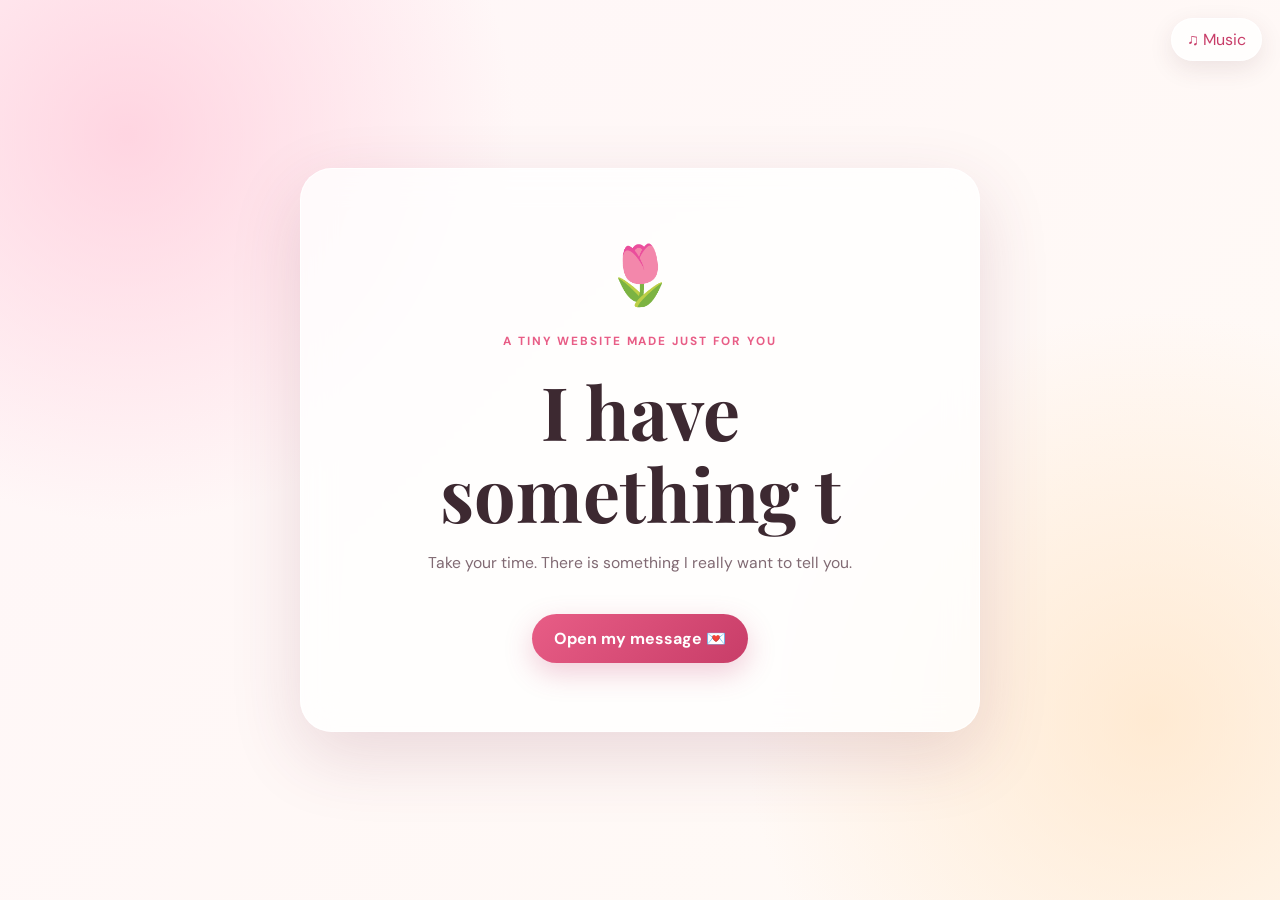
<file: index.html>
<!DOCTYPE html>
<html lang="en">
<head>
  <meta charset="UTF-8">
  <meta name="viewport" content="width=device-width, initial-scale=1.0">

  <title>A Little Question for You 💗</title>

  <link rel="preconnect" href="https://fonts.googleapis.com">
  <link rel="preconnect" href="https://fonts.gstatic.com" crossorigin>

  <link href="https://fonts.googleapis.com/css2?family=DM+Sans:wght@400;500;700&family=Playfair+Display:wght@600;700&display=swap" rel="stylesheet">

  <link rel="stylesheet" href="style.css">
</head>

<body>

  <!-- Falling hearts -->
  <div id="hearts"></div>

  <!-- Music button -->
  <button id="musicBtn" class="music-btn">
    ♫ Music
  </button>

  <main>

    <!-- ================= INTRO ================= -->

    <section id="intro" class="screen active">

      <div class="card">

        <div class="flower">🌷</div>

        <p class="eyebrow">
          A tiny website made just for you
        </p>

        <h1 id="introText"></h1>

        <p class="subtext">
          Take your time. There is something I really want to tell you.
        </p>

        <button class="primary" id="startBtn">
          Open my message 💌
        </button>

      </div>

    </section>


    <!-- ================= MESSAGE ================= -->

    <section id="message" class="screen">

      <div class="card">

        <span class="mini-label">
          Before I ask...
        </span>

        <h2>
          There is something I want you to know.
        </h2>

        <p>
          I don't know exactly how to say everything perfectly,
          so I made this little place for it instead.
        </p>

        <p>
          I love you. More than I probably know how to explain.
          And I would really love the chance to get to know you more,
          make you smile, support you, and be someone you can feel
          comfortable with.
        </p>

        <p class="highlight">
          So... I have one question for you. 
        </p>

        <button class="primary" id="questionBtn">
          Ask me the question →
        </button>

      </div>

    </section>


    <!-- ================= QUESTION ================= -->

    <section id="question" class="screen">

      <div class="card question-card">

        <div class="big-heart">
          ♡
        </div>

        <p class="eyebrow">
          Okay... here goes.
        </p>

        <h2>
          Will you let me court you?
        </h2>

        <p class="subtext">
          No pressure. Whatever your answer is, I'll respect it. 🌷
        </p>

        <div class="buttons">

          <button class="yes-btn" id="yesBtn">
            Yes, you may 💗
          </button>

          <button class="no-btn" id="noBtn">
            No 😭
          </button>

        </div>

        <p id="noMessage" class="no-message"></p>

      </div>

    </section>


    <!-- ================= YES ================= -->

    <section id="yes" class="screen">

      <div class="card celebration">

        <div class="celebrate-icon">
          🥹💗
        </div>

        <p class="eyebrow">
          YOU SAID YES!
        </p>

        <h2>
          Thank you for giving me a chance. 🌷
        </h2>

        <p>
          I promise I won't take this opportunity for granted.
          I want to take things slowly, genuinely, and respectfully.
        </p>

        <p>
          I'll do my best to make you feel appreciated,
          listened to, and cared for.
          Let's make beautiful memories together. 
        </p>

        <button class="primary" id="surpriseBtn">
          One more thing... ✨
        </button>

      </div>

    </section>


    <!-- ================= SURPRISE ================= -->

    <section id="surprise" class="screen">

      <div class="card final-card">

        <div class="envelope">
          💌
        </div>

        <p class="eyebrow">
          A little promise
        </p>

        <h2>
          I'll choose to know you,
          not just impress you.
        </h2>

        <p id="finalText"></p>

        <div class="signature">
          — Wifey
        </div>

        <button class="secondary" id="restartBtn">
          Read it again ↻
        </button>

      </div>

    </section>

  </main>


  <!-- Confetti -->
  <div id="confetti"></div>


  <!-- Optional background music -->
  <!-- Put music.mp3 in the same folder as this file -->

  <audio id="bgMusic" loop>
    <source src="Love is.mp4" type="audio/mpeg">
  </audio>


  <script src="script.js"></script>

</body>
</html>
</file>
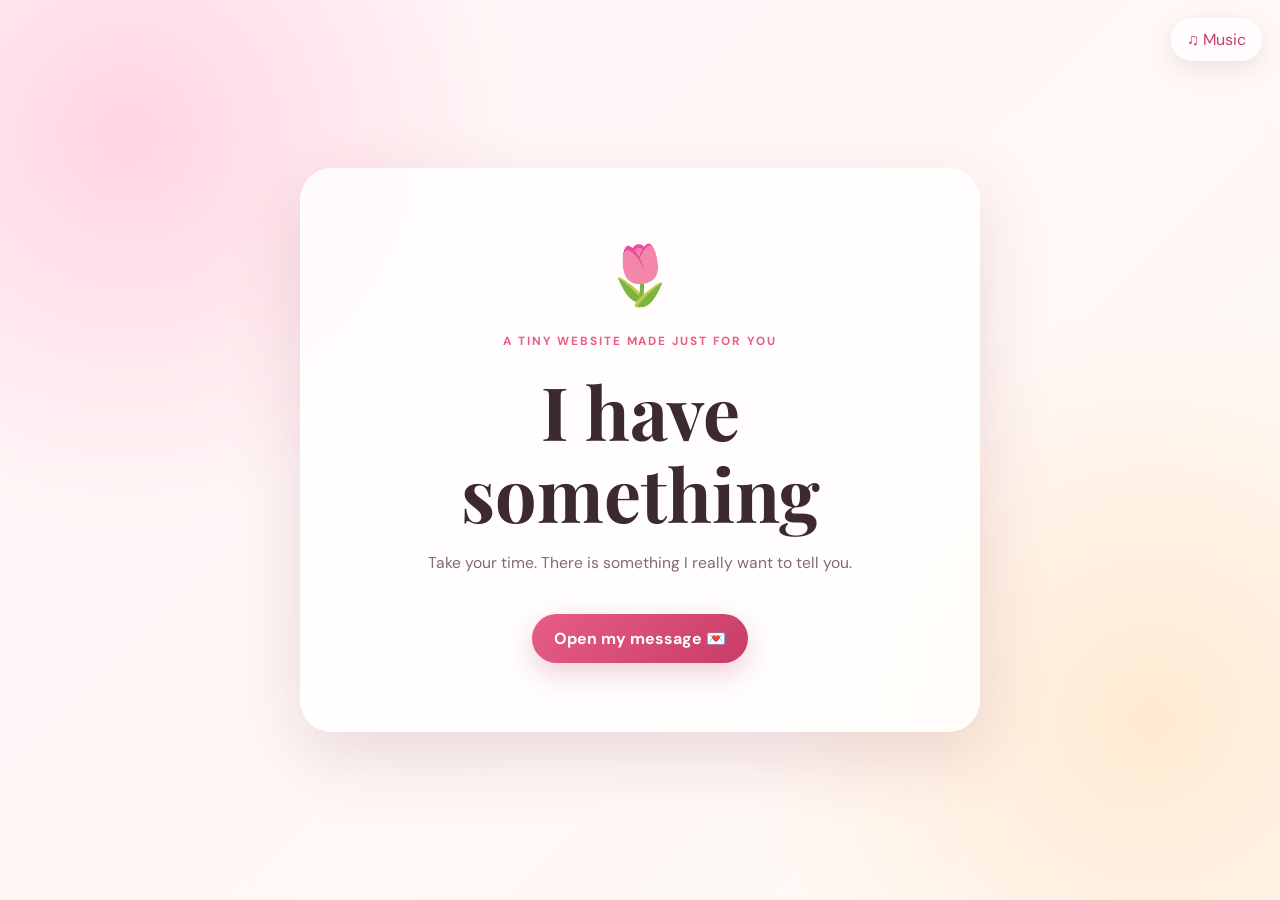
<file: Untitled-1.html>
<!DOCTYPE html>
<html lang="en">
<head>
  <meta charset="UTF-8">
  <meta name="viewport" content="width=device-width, initial-scale=1.0">

  <title>A Little Question for You 💗</title>

  <link rel="preconnect" href="https://fonts.googleapis.com">
  <link rel="preconnect" href="https://fonts.gstatic.com" crossorigin>

  <link href="https://fonts.googleapis.com/css2?family=DM+Sans:wght@400;500;700&family=Playfair+Display:wght@600;700&display=swap" rel="stylesheet">

  <link rel="stylesheet" href="style.css">
</head>

<body>

  <!-- Falling hearts -->
  <div id="hearts"></div>

  <!-- Music button -->
  <button id="musicBtn" class="music-btn">
    ♫ Music
  </button>

  <main>

    <!-- ================= INTRO ================= -->

    <section id="intro" class="screen active">

      <div class="card">

        <div class="flower">🌷</div>

        <p class="eyebrow">
          A tiny website made just for you
        </p>

        <h1 id="introText"></h1>

        <p class="subtext">
          Take your time. There is something I really want to tell you.
        </p>

        <button class="primary" id="startBtn">
          Open my message 💌
        </button>

      </div>

    </section>


    <!-- ================= MESSAGE ================= -->

    <section id="message" class="screen">

      <div class="card">

        <span class="mini-label">
          Before I ask...
        </span>

        <h2>
          There is something I want you to know.
        </h2>

        <p>
          I don't know exactly how to say everything perfectly,
          so I made this little place for it instead.
        </p>

        <p>
          I love you. More than I probably know how to explain.
          And I would really love the chance to get to know you more,
          make you smile, support you, and be someone you can feel
          comfortable with.
        </p>

        <p class="highlight">
          So... I have one question for you. 
        </p>

        <button class="primary" id="questionBtn">
          Ask me the question →
        </button>

      </div>

    </section>


    <!-- ================= QUESTION ================= -->

    <section id="question" class="screen">

      <div class="card question-card">

        <div class="big-heart">
          ♡
        </div>

        <p class="eyebrow">
          Okay... here goes.
        </p>

        <h2>
          Will you let me court you?
        </h2>

        <p class="subtext">
          No pressure. Whatever your answer is, I'll respect it. 🌷
        </p>

        <div class="buttons">

          <button class="yes-btn" id="yesBtn">
            Yes, you may 💗
          </button>

          <button class="no-btn" id="noBtn">
            No 😭
          </button>

        </div>

        <p id="noMessage" class="no-message"></p>

      </div>

    </section>


    <!-- ================= YES ================= -->

    <section id="yes" class="screen">

      <div class="card celebration">

        <div class="celebrate-icon">
          🥹💗
        </div>

        <p class="eyebrow">
          YOU SAID YES!
        </p>

        <h2>
          Thank you for giving me a chance. 🌷
        </h2>

        <p>
          I promise I won't take this opportunity for granted.
          I want to take things slowly, genuinely, and respectfully.
        </p>

        <p>
          I'll do my best to make you feel appreciated,
          listened to, and cared for.
          Let's make beautiful memories together. 
        </p>

        <button class="primary" id="surpriseBtn">
          One more thing... ✨
        </button>

      </div>

    </section>


    <!-- ================= SURPRISE ================= -->

    <section id="surprise" class="screen">

      <div class="card final-card">

        <div class="envelope">
          💌
        </div>

        <p class="eyebrow">
          A little promise
        </p>

        <h2>
          I'll choose to know you,
          not just impress you.
        </h2>

        <p id="finalText"></p>

        <div class="signature">
          — Wifey
        </div>

        <button class="secondary" id="restartBtn">
          Read it again ↻
        </button>

      </div>

    </section>

  </main>


  <!-- Confetti -->
  <div id="confetti"></div>


  <!-- Optional background music -->
  <!-- Put music.mp3 in the same folder as this file -->

  <audio id="bgMusic" loop>
    <source src="Love is.mp4" type="audio/mpeg">
  </audio>


  <script src="script.js"></script>

</body>
</html>
</file>
<file: style.css>
* {
  box-sizing: border-box;
  margin: 0;
  padding: 0;
}

:root {
  --pink: #e85d86;
  --deep-pink: #c83d68;
  --soft-pink: #ffe7ef;
  --cream: #fffaf7;
  --text: #3d2931;
  --muted: #816a73;
  --white: #ffffff;

  --shadow:
    0 24px 70px rgba(122, 52, 77, 0.16);
}

html,
body {
  min-height: 100%;
}

body {

  font-family: "DM Sans", sans-serif;

  color: var(--text);

  background:
    radial-gradient(
      circle at 10% 15%,
      rgba(255, 202, 218, .75),
      transparent 28%
    ),

    radial-gradient(
      circle at 90% 80%,
      rgba(255, 226, 192, .65),
      transparent 30%
    ),

    linear-gradient(
      135deg,
      #fff6f8,
      #fffaf5
    );

  overflow-x: hidden;
}


/* ================= BUTTONS ================= */

button {

  font: inherit;

  cursor: pointer;

  border: 0;
}


/* ================= SCREENS ================= */

.screen {

  min-height: 100vh;

  min-height: 100svh;

  padding: 32px 18px;

  display: none;

  place-items: center;

  position: relative;

  z-index: 2;
}


.screen.active {

  display: grid;

  animation: screenIn .7s ease both;
}


/* ================= CARD ================= */

.card {

  width: min(680px, 100%);

  padding:
    clamp(32px, 7vw, 68px);

  background:
    rgba(255, 255, 255, .78);

  backdrop-filter: blur(16px);

  -webkit-backdrop-filter: blur(16px);

  border:
    1px solid rgba(255,255,255,.9);

  border-radius: 32px;

  box-shadow: var(--shadow);

  text-align: center;
}


/* ================= TEXT ================= */

.flower {

  font-size: 58px;

  margin-bottom: 18px;

  animation:
    float 3s ease-in-out infinite;
}


.eyebrow,
.mini-label {

  color: var(--pink);

  text-transform: uppercase;

  letter-spacing: .16em;

  font-size: .74rem;

  font-weight: 700;
}


h1,
h2 {

  font-family:
    "Playfair Display",
    serif;

  line-height: 1.12;
}


h1 {

  min-height: 1.2em;

  margin: 16px 0;

  font-size:
    clamp(
      2.4rem,
      8vw,
      4.6rem
    );
}


h2 {

  margin:
    16px 0 22px;

  font-size:
    clamp(
      2rem,
      5.5vw,
      3.25rem
    );
}


p {

  color: var(--muted);

  line-height: 1.8;

  margin: 14px 0;
}


.subtext {

  font-size: .98rem;
}


.highlight {

  color: var(--deep-pink);

  font-weight: 700;

  margin-top: 24px;
}


/* ================= MAIN BUTTON ================= */

.primary {

  margin-top: 22px;

  padding:
    14px 22px;

  border-radius: 999px;

  color: white;

  font-weight: 700;

  background:
    linear-gradient(
      135deg,
      var(--pink),
      var(--deep-pink)
    );

  box-shadow:
    0 10px 28px
    rgba(200, 61, 104, .25);

  transition:
    transform .2s ease,
    box-shadow .2s ease;
}


.primary:hover {

  transform:
    translateY(-3px)
    scale(1.02);

  box-shadow:
    0 15px 35px
    rgba(200, 61, 104, .3);
}


/* ================= QUESTION ================= */

.question-card {

  overflow: visible;
}


.big-heart {

  width: 92px;

  height: 92px;

  margin:
    0 auto 20px;

  display: grid;

  place-items: center;

  border-radius: 50%;

  background:
    var(--soft-pink);

  color:
    var(--pink);

  font-size: 60px;

  animation:
    heartbeat 1.5s infinite;
}


/* ================= YES / NO ================= */

.buttons {

  min-height: 62px;

  margin-top: 30px;

  display: flex;

  justify-content: center;

  align-items: center;

  gap: 14px;

  position: relative;
}


.yes-btn,
.no-btn {

  padding:
    14px 22px;

  border-radius: 999px;

  font-weight: 700;

  transition:
    transform .2s ease,
    box-shadow .2s ease;
}


.yes-btn {

  color: white;

  background:
    linear-gradient(
      135deg,
      var(--pink),
      var(--deep-pink)
    );

  box-shadow:
    0 10px 28px
    rgba(200, 61, 104, .25);

  z-index: 3;
}


.yes-btn:hover {

  transform:
    translateY(-3px)
    scale(1.02);
}


.no-btn {

  color: #715e65;

  background: #f4eef0;

  position: relative;

  z-index: 4;
}


.no-message {

  min-height: 28px;

  color: var(--pink);

  font-weight: 700;
}


/* ================= YES SCREEN ================= */

.celebrate-icon {

  font-size: 64px;

  animation:
    float 2.6s ease-in-out infinite;
}


/* ================= FINAL SCREEN ================= */

.envelope {

  font-size: 64px;

  animation:
    float 2.6s ease-in-out infinite;
}


.final-card {

  background:
    rgba(255, 248, 250, .86);
}


.signature {

  margin-top: 28px;

  color: var(--deep-pink);

  font-family:
    "Playfair Display",
    serif;

  font-size: 1.2rem;
}


.secondary {

  margin-top: 24px;

  padding:
    14px 22px;

  border-radius: 999px;

  color: var(--deep-pink);

  background:
    var(--soft-pink);

  font-weight: 700;

  transition:
    transform .2s ease;
}


.secondary:hover {

  transform:
    translateY(-2px);
}


/* ================= MUSIC ================= */

.music-btn {

  position: fixed;

  top: 18px;

  right: 18px;

  z-index: 20;

  padding:
    10px 15px;

  border-radius: 999px;

  color: var(--deep-pink);

  background:
    rgba(255,255,255,.78);

  border:
    1px solid
    rgba(255,255,255,.9);

  box-shadow:
    0 8px 25px
    rgba(80,40,50,.1);

  backdrop-filter:
    blur(10px);
}


/* ================= FALLING HEARTS ================= */

#hearts,
#confetti {

  position: fixed;

  inset: 0;

  pointer-events: none;

  overflow: hidden;

  z-index: 1;
}


.floating-heart {

  position: absolute;

  bottom: -30px;

  opacity: .65;

  animation:
    rise linear forwards;

  user-select: none;
}


/* ================= CONFETTI ================= */

.confetti-piece {

  position: absolute;

  top: -20px;

  animation:
    confettiFall linear forwards;

  user-select: none;
}


/* ================= ANIMATIONS ================= */

@keyframes screenIn {

  from {

    opacity: 0;

    transform:
      translateY(18px)
      scale(.98);
  }

  to {

    opacity: 1;

    transform:
      translateY(0)
      scale(1);
  }
}


@keyframes float {

  0%,
  100% {

    transform:
      translateY(0)
      rotate(-2deg);
  }

  50% {

    transform:
      translateY(-10px)
      rotate(2deg);
  }
}


@keyframes heartbeat {

  0%,
  100% {

    transform: scale(1);
  }

  15% {

    transform: scale(1.08);
  }

  30% {

    transform: scale(1);
  }

  45% {

    transform: scale(1.08);
  }
}


@keyframes rise {

  from {

    transform:
      translateY(0)
      rotate(0deg);

    opacity: 0;
  }

  15% {

    opacity: .65;
  }

  to {

    transform:
      translateY(-110vh)
      rotate(35deg);

    opacity: 0;
  }
}


@keyframes confettiFall {

  from {

    transform:
      translateY(0)
      rotate(0deg);

    opacity: 1;
  }

  to {

    transform:
      translateY(110vh)
      rotate(720deg);

    opacity: 0;
  }
}


/* ================= MOBILE ================= */

@media (max-width: 520px) {

  .card {

    padding:
      34px 22px;

    border-radius:
      26px;
  }


  .buttons {

    flex-direction:
      column;
  }


  .yes-btn,
  .no-btn {

    width:
      min(260px, 100%);
  }


  .music-btn {

    top: 12px;

    right: 12px;
  }
}
</file>
